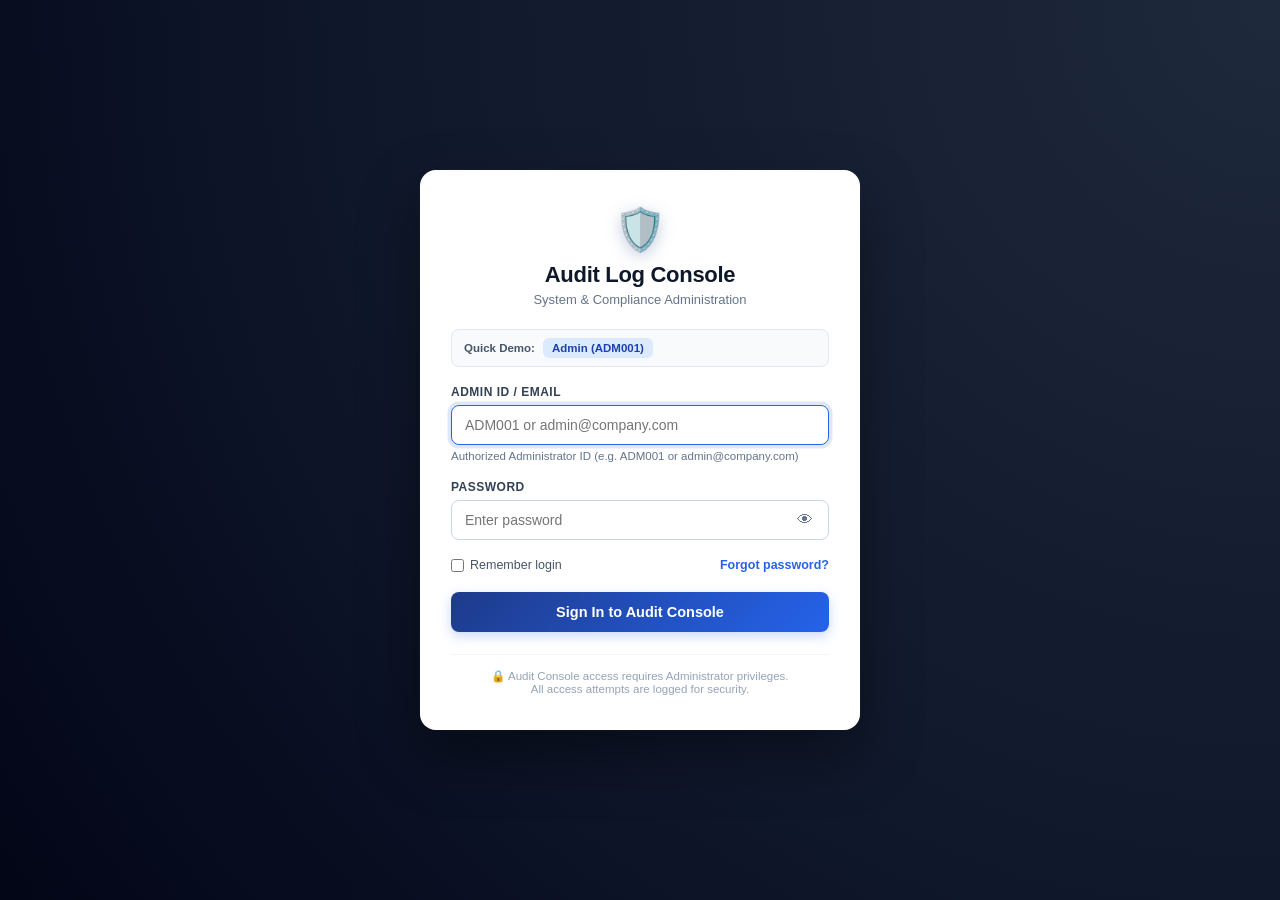
<file: index.html>
<!DOCTYPE html>
<html lang="en">
<head>
  <meta charset="UTF-8" />
  <meta name="viewport" content="width=device-width, initial-scale=1.0"/>
  <title>Audit Log Console — Login</title>
  <link rel="stylesheet" href="css/login.css" />
</head>
<body>

  <div class="login-wrap">
    <div class="login-card">

      <div class="brand">
        <div class="brand-icon">🛡️</div>
        <h1>Audit Log Console</h1>
        <p>System & Compliance Administration</p>
      </div>

      <!-- Quick Demo Fill Helper -->
      <div class="quick-fill-bar">
        <span>Quick Demo:</span>
        <button type="button" class="chip-btn admin-chip" id="demoAdminBtn">Admin (ADM001)</button>
      </div>

      <form id="loginForm" autocomplete="off">
        <input type="hidden" id="activeRole" value="admin" />

        <div class="field">
          <label for="userIdentifier" id="idLabel">Admin ID / Email</label>
          <input
            type="text"
            id="userIdentifier"
            name="userIdentifier"
            placeholder="ADM001 or admin@company.com"
            required
            autofocus
          />
          <small class="hint" id="idHint">Authorized Administrator ID (e.g. ADM001 or admin@company.com)</small>
        </div>

        <div class="field">
          <label for="password">Password</label>
          <div class="password-wrap">
            <input
              type="password"
              id="password"
              name="password"
              placeholder="Enter password"
              minlength="6"
              required
            />
            <button type="button" id="togglePwd" class="toggle-pwd" aria-label="Show password">👁</button>
          </div>
        </div>

        <div class="row">
          <label class="remember">
            <input type="checkbox" id="remember" />
            <span>Remember login</span>
          </label>
          <a href="#" class="forgot" onclick="alert('Contact Security Admin for password reset.'); return false;">Forgot password?</a>
        </div>

        <button type="submit" class="btn-primary" id="loginBtn">
          Sign In to Audit Console
        </button>

        <div id="errorBox" class="error-box" role="alert"></div>
      </form>

      <div class="footer">
        <p>🔒 Audit Console access requires Administrator privileges.<br/>All access attempts are logged for security.</p>
      </div>

    </div>
  </div>

  <script src="js/login.js"></script>
</body>
</html>
</file>
<file: css/login.css>
* { box-sizing: border-box; margin: 0; padding: 0; }

body {
  font-family: -apple-system, BlinkMacSystemFont, "Segoe UI", Roboto, "Helvetica Neue", Arial, sans-serif;
  background: radial-gradient(circle at top right, #1e293b, #0f172a 60%, #020617);
  min-height: 100vh;
  display: flex;
  align-items: center;
  justify-content: center;
  padding: 20px;
  color: #1f2937;
}

.login-wrap {
  width: 100%;
  max-width: 440px;
}

.login-card {
  background: #ffffff;
  border-radius: 16px;
  padding: 34px 30px;
  box-shadow: 0 25px 60px rgba(0, 0, 0, 0.4), 0 0 1px rgba(255, 255, 255, 0.2);
  border: 1px solid rgba(255, 255, 255, 0.1);
}

.brand {
  text-align: center;
  margin-bottom: 22px;
}

.brand-icon {
  font-size: 42px;
  margin-bottom: 8px;
  display: inline-block;
  filter: drop-shadow(0 4px 8px rgba(30, 58, 138, 0.25));
}

.brand h1 {
  font-size: 22px;
  font-weight: 700;
  color: #0f172a;
  letter-spacing: -0.3px;
  margin-bottom: 4px;
}

.brand p {
  font-size: 13px;
  color: #64748b;
}

/* Tabs */
.role-tabs {
  display: flex;
  background: #f1f5f9;
  padding: 4px;
  border-radius: 10px;
  margin-bottom: 22px;
}

.role-tab {
  flex: 1;
  border: none;
  background: transparent;
  padding: 9px 12px;
  font-size: 13px;
  font-weight: 600;
  color: #64748b;
  border-radius: 7px;
  cursor: pointer;
  transition: all 0.2s ease;
  display: flex;
  align-items: center;
  justify-content: center;
  gap: 6px;
}

.role-tab.active {
  background: #ffffff;
  color: #1e3a8a;
  box-shadow: 0 2px 6px rgba(0, 0, 0, 0.08);
}

.role-tab:hover:not(.active) {
  color: #334155;
}

/* Quick Fill Bar */
.quick-fill-bar {
  display: flex;
  align-items: center;
  gap: 8px;
  margin-bottom: 18px;
  background: #f8fafc;
  border: 1px solid #e2e8f0;
  padding: 8px 12px;
  border-radius: 8px;
  font-size: 11.5px;
  color: #475569;
}

.quick-fill-bar span {
  font-weight: 600;
  white-space: nowrap;
}

.chip-btn {
  background: #e2e8f0;
  border: none;
  padding: 4px 9px;
  border-radius: 6px;
  font-size: 11.5px;
  font-weight: 600;
  color: #1e293b;
  cursor: pointer;
  transition: background 0.15s, transform 0.05s;
}

.chip-btn:hover {
  background: #cbd5e1;
}

.chip-btn.admin-chip {
  background: #dbeafe;
  color: #1e40af;
}
.chip-btn.admin-chip:hover {
  background: #bfdbfe;
}

.field {
  margin-bottom: 18px;
}

.field label {
  display: block;
  font-size: 12px;
  font-weight: 700;
  color: #334155;
  margin-bottom: 6px;
  text-transform: uppercase;
  letter-spacing: 0.5px;
}

.field input[type="text"],
.field input[type="password"] {
  width: 100%;
  padding: 11px 13px;
  border: 1px solid #cbd5e1;
  border-radius: 8px;
  font-size: 14px;
  transition: all 0.15s ease-in-out;
  background: #ffffff;
  color: #0f172a;
}

.field input:focus {
  outline: none;
  border-color: #2563eb;
  box-shadow: 0 0 0 3.5px rgba(37, 99, 235, 0.15);
}

.field input.invalid {
  border-color: #dc2626;
  box-shadow: 0 0 0 3.5px rgba(220, 38, 38, 0.15);
}

.field .hint {
  display: block;
  font-size: 11.5px;
  color: #64748b;
  margin-top: 5px;
}

.password-wrap {
  position: relative;
}

.toggle-pwd {
  position: absolute;
  right: 8px;
  top: 50%;
  transform: translateY(-50%);
  background: none;
  border: none;
  cursor: pointer;
  font-size: 16px;
  padding: 6px 8px;
  color: #64748b;
  border-radius: 6px;
}

.toggle-pwd:hover { background: #f1f5f9; }

.row {
  display: flex;
  justify-content: space-between;
  align-items: center;
  margin-bottom: 20px;
  font-size: 12.5px;
}

.remember {
  display: flex;
  align-items: center;
  gap: 6px;
  color: #475569;
  cursor: pointer;
}

.remember input { accent-color: #1e3a8a; }

.forgot {
  color: #2563eb;
  text-decoration: none;
  font-weight: 600;
}

.forgot:hover { text-decoration: underline; }

.btn-primary {
  width: 100%;
  background: linear-gradient(135deg, #1e3a8a, #2563eb);
  color: #ffffff;
  border: none;
  padding: 12px;
  border-radius: 8px;
  font-size: 14.5px;
  font-weight: 600;
  cursor: pointer;
  transition: opacity 0.15s, transform 0.05s, box-shadow 0.15s;
  box-shadow: 0 4px 12px rgba(37, 99, 235, 0.25);
}

.btn-primary:hover { opacity: 0.95; box-shadow: 0 6px 16px rgba(37, 99, 235, 0.35); }
.btn-primary:active { transform: scale(0.99); }
.btn-primary:disabled { opacity: 0.6; cursor: not-allowed; }

.error-box {
  margin-top: 16px;
  padding: 12px 14px;
  border-radius: 8px;
  font-size: 12.5px;
  line-height: 1.45;
  display: none;
  background: #fef2f2;
  color: #991b1b;
  border: 1px solid #fca5a5;
  box-shadow: 0 2px 8px rgba(220, 38, 38, 0.08);
}

.error-box.show { display: block; }

.error-box.success {
  background: #f0fdf4;
  color: #166534;
  border-color: #86efac;
  box-shadow: 0 2px 8px rgba(22, 101, 52, 0.08);
}

.footer {
  margin-top: 22px;
  text-align: center;
  font-size: 11.5px;
  color: #94a3b8;
  border-top: 1px solid #f1f5f9;
  padding-top: 14px;
}
</file>
